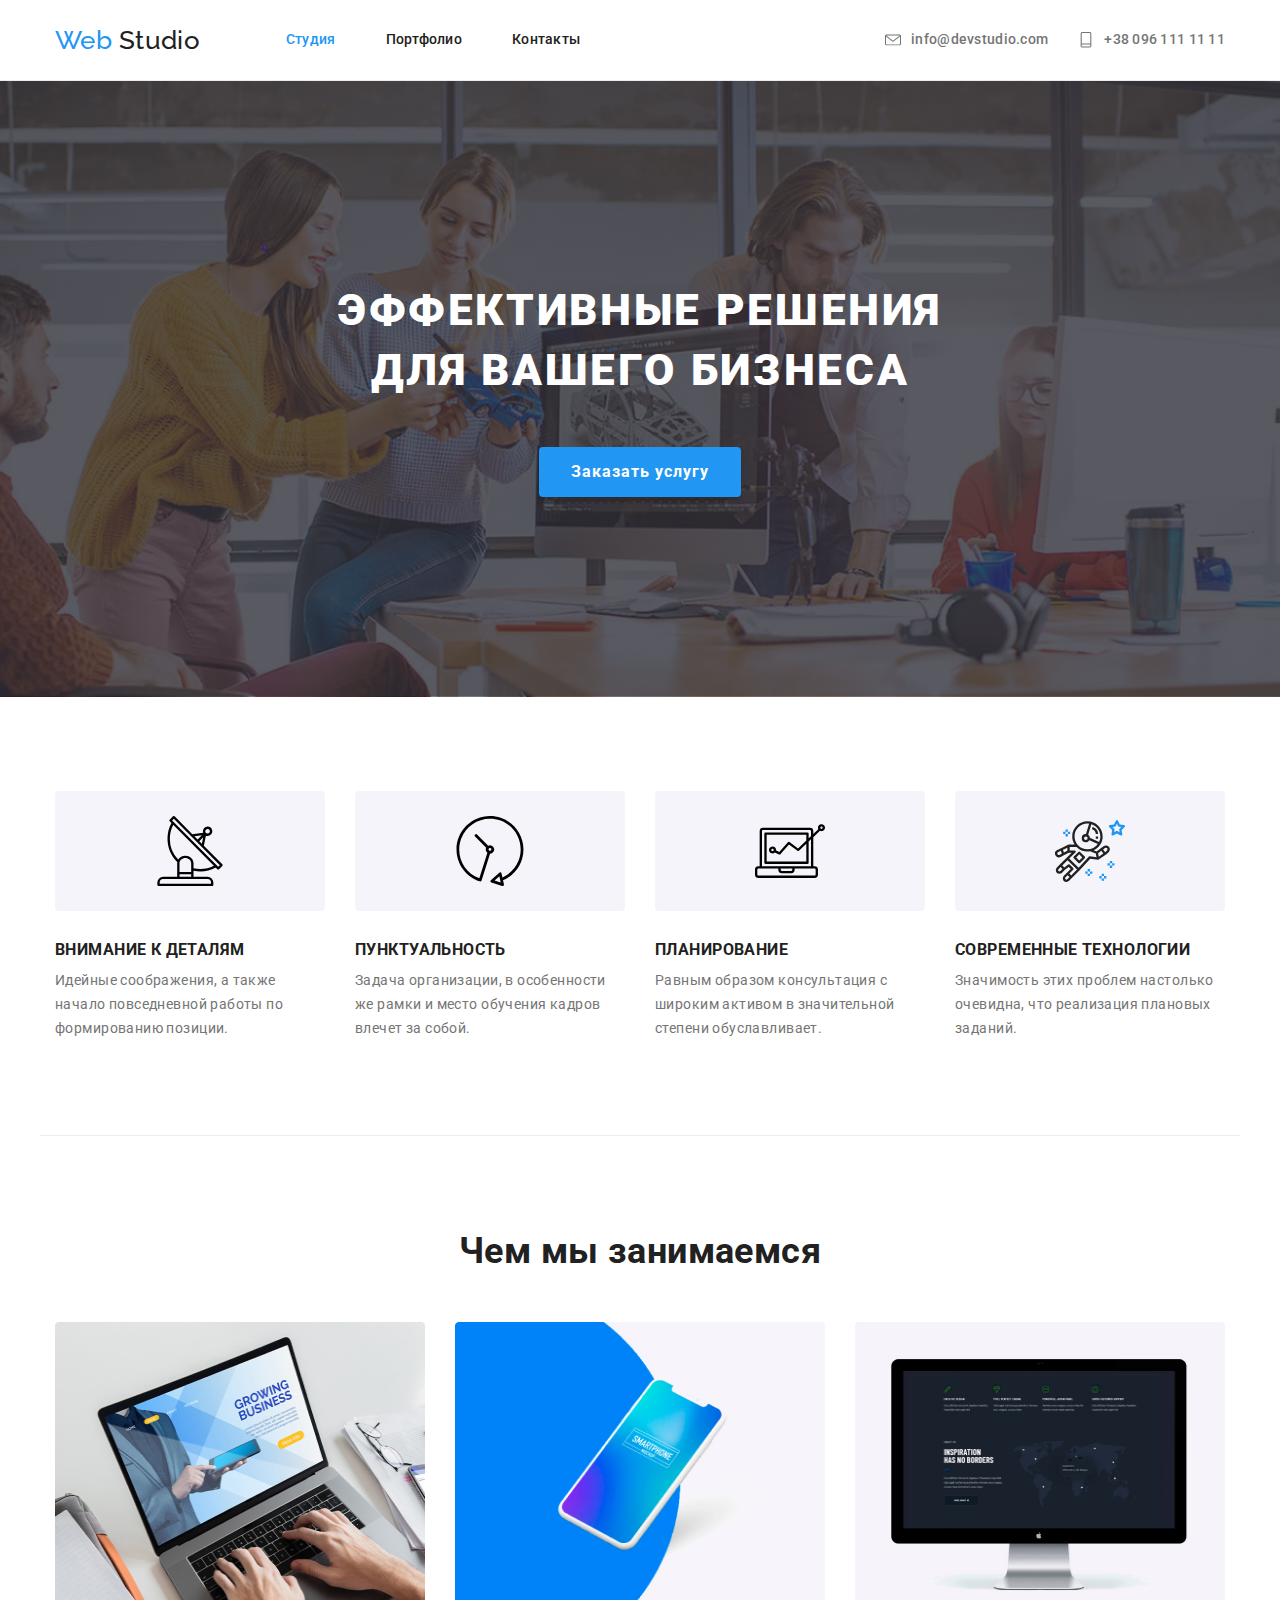
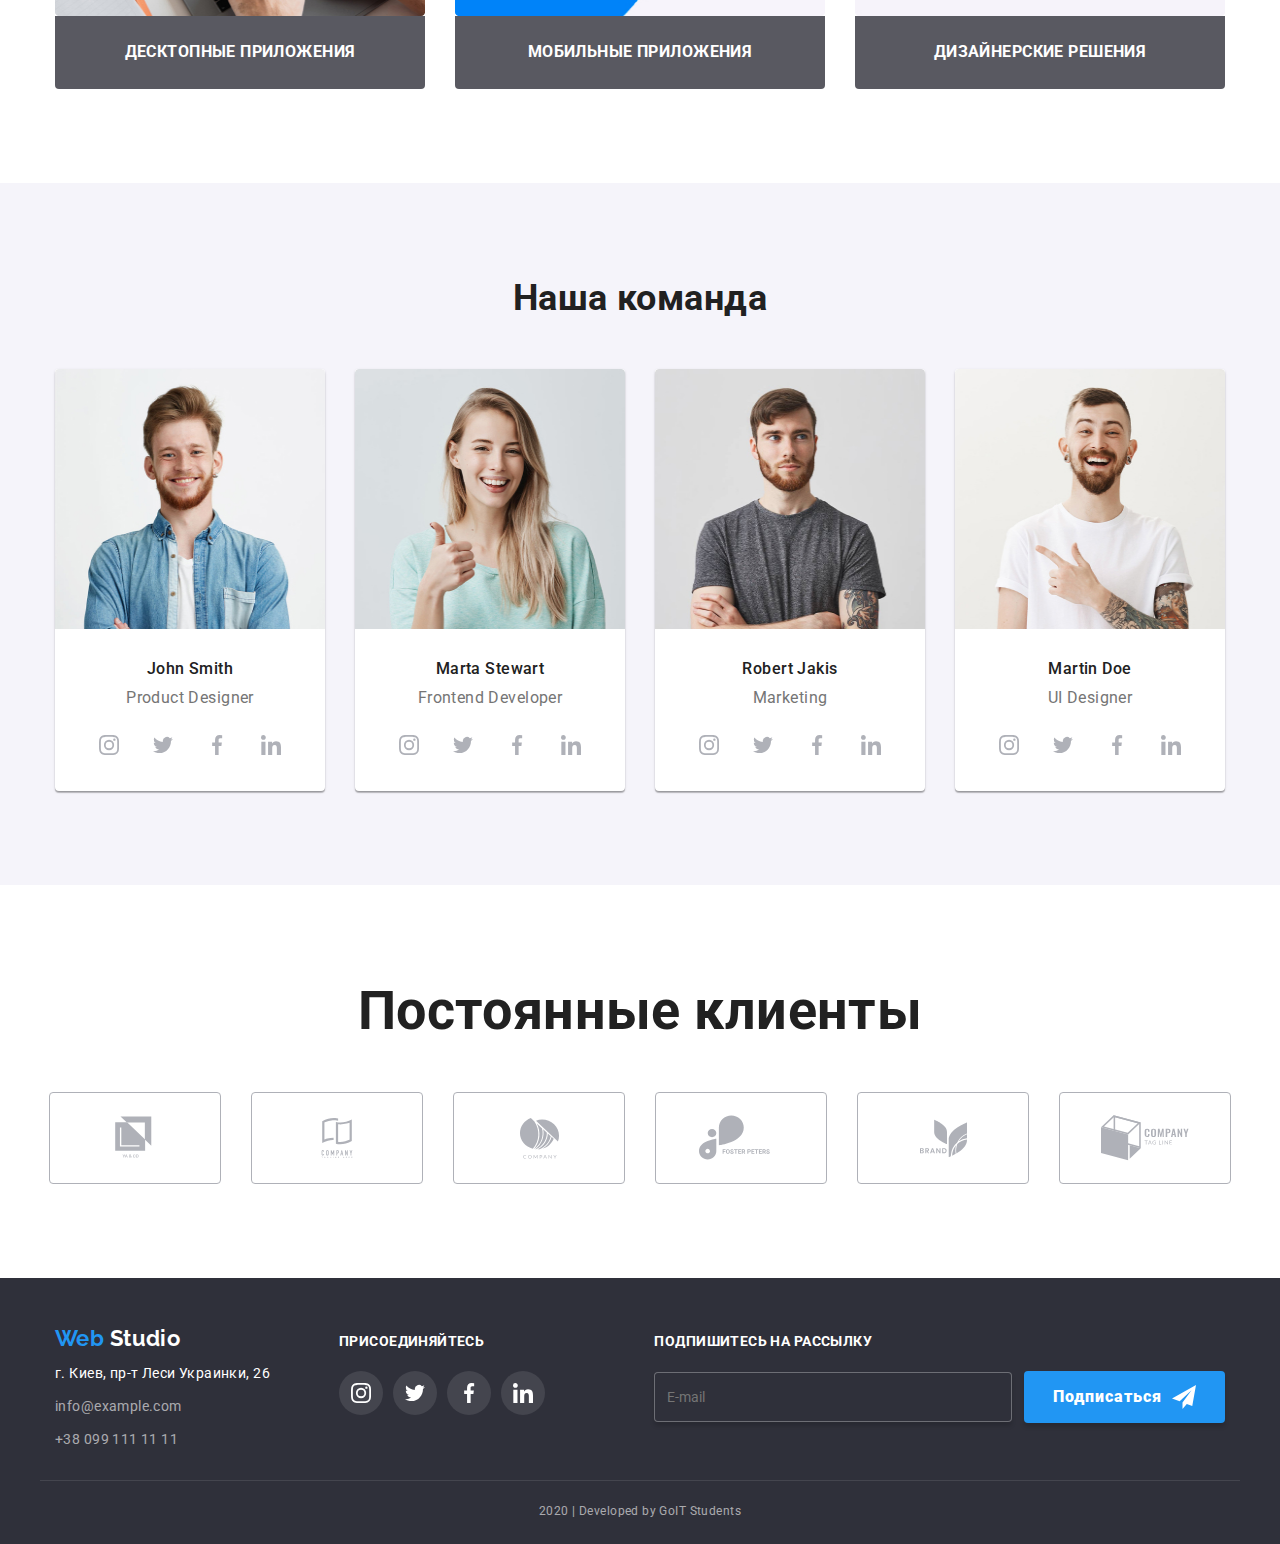
<file: index.html>
<!DOCTYPE html>
<html lang="ru">
  <head>
    <meta charset="UTF-8" />
    <meta name="viewport" content="width=device-width, initial-scale=1.0" />
    <title>Web Studio</title>
    <link
      href="https://fonts.googleapis.com/css2?family=Raleway:wght@700&family=Roboto:wght@400;500;700;900&display=swap"
      rel="stylesheet"
    />
    <link
      rel="stylesheet"
      href="https://cdnjs.cloudflare.com/ajax/libs/modern-normalize/0.6.0/modern-normalize.min.css"
    />
    <link rel="stylesheet" href="./css/styles.css" />
  </head>
  <body>
    <!-- Шапка сайта -->
    <header>
      <nav class="container main-nav">
        <a class="title-nav" href="./index.html"> <span>Web</span> Studio </a>

        <ul class="site-nav list">
          <li class="item">
            <a class="current" href="./index.html">Студия</a>
          </li>
          <li class="item"><a href="./portfolio.html">Портфолио</a></li>
          <li class="item"><a href="">Контакты</a></li>
        </ul>

        <ul class="adres-nav list">
          <li class="item">
            <a class="img-adres-nav" href="mailto:info@devstudio.com">
              <svg class="icon-adres-nav" width="16" height="16" >
                <use xlink:href="./images/sprite.svg#envelope" />
              </svg>
              info@devstudio.com
            </a>
          </li>
          <li class="item">
            <a class="img-adres-nav" href="tel:+380961111111">
              <svg class="icon-adres-nav" width="16" height="16" >
                <use xlink:href="./images/sprite.svg#phone" />
              </svg>
              +38 096 111 11 11
            </a>
          </li>
        </ul>
      </nav>
    </header>
    <main>
      <!-- Герой -->
      <section class="hero">
        <h1>
          эффективные решения <br />
          для вашего бизнеса
        </h1>
        <a class="btn" href="">Заказать услугу</a>
      </section>
      <!-- Функции -->
      <section class="function-main">
        <!-- <h2></h2> -->
        <ul class="function list container">
          <li class="item">
            <div class="img-function" >
              <svg class="icon-function" width="70" height="70">
                <use xlink:href="./images/sprite.svg#antenna" />
              </svg>
            </div>
            <h3>Внимание к деталям</h3>
            <p>
              Идейные соображения, а также начало повседневной работы по
              формированию позиции.
            </p>
          </li>
          <li class="item">
            <div class="img-function">
              <svg class="icon-function" width="70" height="70">
                <use xlink:href="./images/sprite.svg#clock" />
              </svg>
            </div>
            <h3>Пунктуальность</h3>
            <p>
              Задача организации, в особенности же рамки и место обучения кадров
              влечет за собой.
            </p>  
          </li>
          <li class="item">
            <div class="img-function">
              <svg class="icon-function" width="70" height="70">
                <use xlink:href="./images/sprite.svg#diagram" />
              </svg>
            </div>
            <h3>Планирование</h3>
            <p>
              Равным образом консультация с широким активом в значительной
              степени обуславливает.
            </p>
          </li>
          <li class="item">
            <div class="img-function">
              <svg class="icon-function" width="70" height="70">
                <use xlink:href="./images/sprite.svg#astronaut1" />
              </svg>
            </div>
            <h3>Современные технологии</h3>
            <p>
              Значимость этих проблем настолько очевидна, что реализация
              плановых заданий.
            </p>
          </li>
        </ul>
      </section>
      <!-- Предложения -->
      <section class="propose-main">
        <h2>Чем мы занимаемся</h2>
        <ul class="propose list container">
          <li class="item">
            <a href="">
              <img
                src="./images/komp.jpg"
                alt="Ноутбук"
                width="370"
                height="294"
              />
              <h3>Десктопные приложения</h3>
            </a>
          </li>
          <li class="item">
            <a href="">
              <img
                src="./images/mobila.jpg"
                alt="Смартфон"
                width="370"
                height="294"
              />
              <h3>Мобильные приложения</h3>
            </a>
          </li>
          <li class="item">
            <a href="">
              <img
                src="./images/monik.jpg"
                alt="Монитор"
                width="370"
                height="294"
              />
              <h3>Дизайнерские решения</h3>
            </a>
          </li>
        </ul>
      </section>
      <!-- Команда -->
      <section class="team">
        <h2>Наша команда</h2>
        <ul class="us list container">
          <li class="item">
            <div>
              <img
                src="./images/john.jpg"
                alt="Фото Ваня"
                width="270"
                height="260"
              />
            </div>
            <h3>John Smith</h3>
            <p>Product Designer</p>
            <ul class="social list">
              <li class="item-link">
                <a class="img-social" href="">
                  <svg class="icon-social">
                    <use xlink:href="./images/sprite.svg#instagram" />
                  </svg>
                </a>
              </li>
              <li class="item-link">
                <a class="img-social" href="">
                  <svg class="icon-social">
                    <use xlink:href="./images/sprite.svg#twitter" />
                  </svg>
                </a>
              </li>
              <li class="item-link">
                <a class="img-social" href="">
                  <svg class="icon-social">
                    <use xlink:href="./images/sprite.svg#facebook" />
                  </svg>
                </a>
              </li>
              <li class="item-link">
                <a class="img-social" href="">
                  <svg class="icon-social">
                    <use xlink:href="./images/sprite.svg#linkedin" />
                  </svg>
                </a>
              </li>
            </ul>
          </li>
          <li class="item">
            <div>
              <img
                src="./images/Marta.jpg"
                alt="Фото Марта"
                width="270"
                height="260"
              />
            </div>
            <h3>Marta Stewart</h3>
            <p>Frontend Developer</p>
            <ul class="social list">
              <li class="item-link">
                <a class="img-social" href="">
                  <svg class="icon-social">
                    <use xlink:href="./images/sprite.svg#instagram" />
                  </svg>
                </a>
              </li>
              <li class="item-link">
                <a class="img-social" href="">
                  <svg class="icon-social">
                    <use xlink:href="./images/sprite.svg#twitter" />
                  </svg>
                </a>
              </li>
              <li class="item-link">
                <a class="img-social" href="">
                  <svg class="icon-social">
                    <use xlink:href="./images/sprite.svg#facebook" />
                  </svg>
                </a>
              </li>
              <li class="item-link">
                <a class="img-social" href="">
                  <svg class="icon-social">
                    <use xlink:href="./images/sprite.svg#linkedin" />
                  </svg>
                </a>
              </li>
            </ul>
          </li>
          <li class="item">
            <div>
              <img
                src="./images/Robert.jpg"
                alt="Фото Роберт"
                width="270"
                height="260"
              />
            </div>
            <h3>Robert Jakis</h3>
            <p>Marketing</p>
            <ul class="social list">
              <li class="item-link">
                <a class="img-social" href="">
                  <svg class="icon-social">
                    <use xlink:href="./images/sprite.svg#instagram" />
                  </svg>
                </a>
              </li>
              <li class="item-link">
                <a class="img-social" href="">
                  <svg class="icon-social">
                    <use xlink:href="./images/sprite.svg#twitter" />
                  </svg>
                </a>
              </li>
              <li class="item-link">
                <a class="img-social" href="">
                  <svg class="icon-social">
                    <use xlink:href="./images/sprite.svg#facebook" />
                  </svg>
                </a>
              </li>
              <li class="item-link">
                <a class="img-social" href="">
                  <svg class="icon-social">
                    <use xlink:href="./images/sprite.svg#linkedin" />
                  </svg>
                </a>
              </li>
            </ul>
          </li>
          <li class="item">
            <div>
              <img
                src="./images/Martin.jpg"
                alt="Фото Мартин"
                width="270"
                height="260"
              />
            </div>
            <h3>Martin Doe</h3>
            <p>UI Designer</p>
            <ul class="social list">
              <li class="item-link">
                <a class="img-social" href="">
                  <svg class="icon-social">
                    <use xlink:href="./images/sprite.svg#instagram" />
                  </svg>
                </a>
              </li>
              <li class="item-link">
                <a class="img-social" href="">
                  <svg class="icon-social">
                    <use xlink:href="./images/sprite.svg#twitter" />
                  </svg>
                </a>
              </li>
              <li class="item-link">
                <a class="img-social" href="">
                  <svg class="icon-social">
                    <use xlink:href="./images/sprite.svg#facebook" />
                  </svg>
                </a>
              </li>
              <li class="item-link">
                <a class="img-social" href="">
                  <svg class="icon-social">
                    <use xlink:href="./images/sprite.svg#linkedin" />
                  </svg>
                </a>
              </li>
            </ul>
          </li>
        </ul>
      </section>
      <!-- Клиенты -->
      <section class="company">
        <h2>Постоянные клиенты</h2>
        <ul class="client list container">
          <li class="item">
            <a class="img-client" href="">
              <svg class="icon-client" width="44" height="49">
                <use href="./images/sprite.svg#company1"></use>
              </svg>
            </a>
          </li>
          <li class="item">
            <a class="img-client" href="">
              <svg class="icon-company" width="40" height="52">
                <use href="./images/sprite.svg#company2"></use>
              </svg>
            </a>
          </li>
          <li class="item">
            <a class="img-client" href="">
              <svg class="icon-company" width="41" height="47">
                <use href="./images/sprite.svg#company3"></use>
              </svg> 
            </a>
          </li>
          <li class="item">
            <a class="img-client" href="">
              <svg class="icon-company" width="183" height="84">
                <use href="./images/sprite.svg#company4"></use>
              </svg>
            </a>
          </li>
          <li class="item">
            <a class="img-client" href="">
              <svg class="icon-company" width="59" height="47">
                <use href="./images/sprite.svg#company5"></use>
              </svg>
            </a>
          </li>
          <li class="item">
            <a class="img-client" href="">
              <svg class="icon-company" width="178" height="88">
                <use href="./images/sprite.svg#company6"></use>
              </svg>
            </a>
          </li>
        </ul>
      </section>
    </main>
    <!-- Футер -->
    <footer>
      <div class="logo-adress-main container">
        <!-- Адрес -->
        <div class="logo-adress">
          <a class="title-footer" href="./index.html">
            <span class="web">Web</span> Studio
          </a>
          <address>
            <span class="city"> г. Киев, пр-т Леси Украинки, 26 </span> <br />
            <a class="mail" href="mailto:info@example.com">info@example.com</a>
            <br />
            <a href="tel:+380991111111">+38 099 111 11 11</a>
          </address>
        </div>
        <!-- Присоединяйтесь -->
        <div class="connect">
          <b>Присоединяйтесь</b>
          <ul class="join list">
            <li class="item-link">
              <a class="img-join" href="">
                <svg class="icon-join">
                  <use xlink:href="./images/sprite.svg#instagram2" />
                </svg>
              </a>
            </li>
            <li class="item-link">
              <a class="img-join" href="">
                <svg class="icon-join">
                  <use xlink:href="./images/sprite.svg#twitter2" />
                </svg>
              </a>
            </li>
            <li class="item-link">
              <a class="img-join" href="">
                <svg class="icon-join">
                  <use xlink:href="./images/sprite.svg#facebook2" />
                </svg>
              </a>
            </li>
            <li class="item-link">
              <a class="img-join" href="">
                <svg class="icon-join">
                  <use xlink:href="./images/sprite.svg#linkedin2" />
                </svg>
              </a>
            </li>
          </ul>
        </div>
        <!-- Подписаться -->
        <div class="subscribe">
          <b>Подпишитесь на рассылку</b>
          <div class="input">
            <form>
              <input type="email" placeholder="E-mail" />
            </form>
            <button class="button" type="button">
              Подписаться
            </button>
          </div>
        </div>
      </div>
      <p class="container">2020 | Developed by GoIT Students</p>
    </footer>
  </body>
</html>
</file>
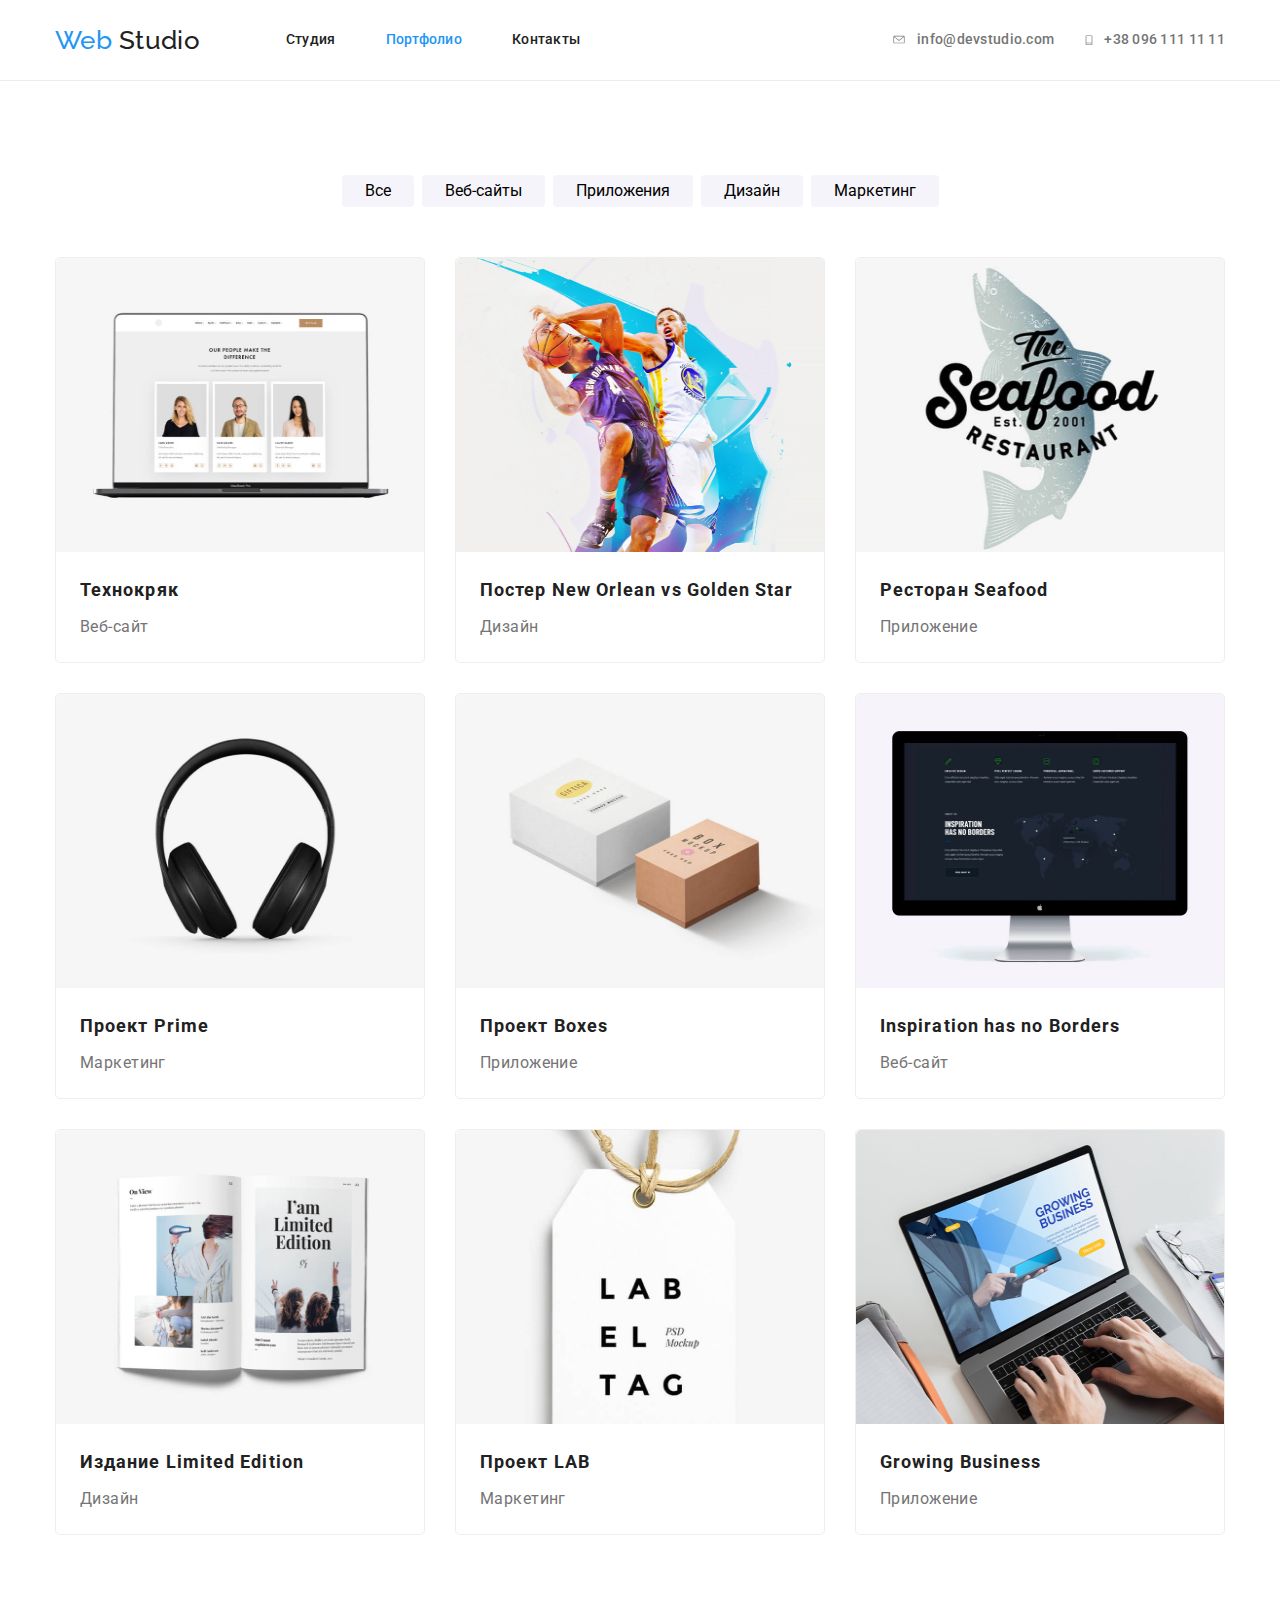
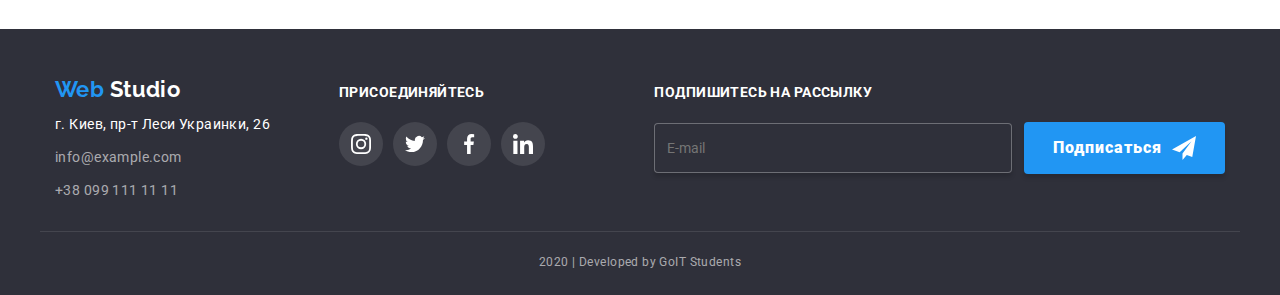
<file: portfolio.html>
<!DOCTYPE html>
<html lang="ru">
  <head>
    <meta charset="UTF-8" />
    <meta name="viewport" content="width=device-width, initial-scale=1.0" />
    <title>Web Studio</title>
    <link
      href="https://fonts.googleapis.com/css2?family=Raleway:wght@700&family=Roboto:wght@400;500;700;900&display=swap"
      rel="stylesheet"
    />
    <link
      rel="stylesheet"
      href="https://cdnjs.cloudflare.com/ajax/libs/modern-normalize/0.6.0/modern-normalize.min.css"
    />
    <link rel="stylesheet" href="./css/styles.css" />
  </head>
  <body>
    <!-- Шапка сайта -->
    <header>
      <nav class="container main-nav">
        <a class="title-nav" href="./index.html"> <span>Web</span> Studio </a>

        <ul class="site-nav list">
          <li class="item">
            <a href="./index.html">Студия</a>
          </li>
          <li class="item">
            <a class="current" href="./portfolio.html">Портфолио</a>
          </li>
          <li class="item"><a href="">Контакты</a></li>
        </ul>
        <ul class="adres-nav list">
          <li class="item">
            <a class="img-adres-nav" href="mailto:info@devstudio.com">
              <svg class="icon-adres-nav" height="11.2" width="16">
                <use xlink:href="./images/sprite.svg#envelope" />
              </svg>
              info@devstudio.com
            </a>
          </li>
          <li class="item">
            <a class="img-adres-nav" href="tel:+380961111111">
              <svg class="icon-adres-nav" height="14.94" width="10" >
                <use xlink:href="./images/sprite.svg#phone" />
              </svg>
              +38 096 111 11 11
            </a>
          </li>
        </ul>
      </nav>
    </header>
    <main>
      <!-- Меню -->
      <section>
        <ul class="menu list container">
          <li class="item"><button type="button">Все</button></li>
          <li class="item"><button type="button">Веб-сайты</button></li>
          <li class="item"><button type="button">Приложения</button></li>
          <li class="item"><button type="button">Дизайн</button></li>
          <li class="item"><button type="button">Маркетинг</button></li>
        </ul>
        <!-- Проекти -->
        <ul class="project list container">
          <li class="item">
            <a href="">
              <img
                class="card-img"
                src="./images/portfolio-img/techtocrack.jpg"
                alt="Ноутбк с веб страницей"
                width="370"
                height="294"
              />
              <div class="card-content">
                <h3>Технокряк</h3>
                <p>Веб-сайт</p>
                <!-- <p>
                  Технокряк это современная площадка распространения коронавируса. Компании используют эту платформу для цифрового
                  шпионажа и атак на защищённые сервера конкурентов.
                </p> -->
              </div>
            </a>
          </li>
          <li class="item">
            <a href="">
              <img
                class="card-img"
                src="./images/portfolio-img/bask.jpg"
                alt="Баскетболисты"
                width="370"
                height="294"
              />
              <div class="card-content">
                <h3>Постер New Orlean vs Golden Star</h3>
                <p>Дизайн</p>
                <!-- <p>
                  Технокряк это современная площадка распространения коронавируса. Компании используют эту платформу для цифрового
                  шпионажа и атак на защищённые сервера конкурентов.
                </p> -->
              </div>
            </a>
          </li>
          <li class="item">
            <a href="">
              <img
                class="card-img"
                src="./images/portfolio-img/restoran.jpg"
                alt="Логотип ресторана сиафуд"
                width="370"
                height="294"
              />
              <div class="card-content">
                <h3>Ресторан Seafood</h3>
                <p>Приложение</p>
                <!-- <p>
                  Технокряк это современная площадка распространения коронавируса. Компании используют эту платформу для цифрового
                  шпионажа и атак на защищённые сервера конкурентов.
                </p> -->
              </div>
            </a>
          </li>
          <li class="item">
            <a href="">
              <img
                class="card-img"
                src="./images/portfolio-img/headphones.jpg"
                alt="Наушники"
                width="370"
                height="294"
              />
              <div class="card-content">
                <h3>Проект Prime</h3>
                <p>Маркетинг</p>
                <!-- <p>
                  Технокряк это современная площадка распространения коронавируса. Компании используют эту платформу для цифрового
                  шпионажа и атак на защищённые сервера конкурентов.
                </p> -->
              </div>
            </a>
          </li>
          <li class="item">
            <a href="">
              <img
                class="card-img"
                src="./images/portfolio-img/boxes.jpg"
                alt="Коробки"
                width="370"
                height="294"
              />
              <div class="card-content">
                <h3>Проект Boxes</h3>
                <p>Приложение</p>
                <!-- <p>
                  Технокряк это современная площадка распространения коронавируса. Компании используют эту платформу для цифрового
                  шпионажа и атак на защищённые сервера конкурентов.
                </p> -->
              </div>
            </a>
          </li>
          <li class="item">
            <a href="">
              <img
                class="card-img"
                src="./images/portfolio-img/inspiration.jpg"
                alt="Монитор с сайтом"
                width="370"
                height="294"
              />
              <div>
                <h3>Inspiration has no Borders</h3>
                <p>Веб-сайт</p>
                <!-- <p>
                  Технокряк это современная площадка распространения коронавируса. Компании используют эту платформу для цифрового
                  шпионажа и атак на защищённые сервера конкурентов.
                </p> -->
              </div>
            </a>
          </li>
          <li class="item">
            <a href="">
              <img
                class="card-img"
                src="./images/portfolio-img/limited.jpg"
                alt="Журнал"
                width="370"
                height="294"
              />
              <div class="card-content">
                <h3>Издание Limited Edition</h3>
                <p>Дизайн</p>
                <!-- <p>
                  Технокряк это современная площадка распространения коронавируса. Компании используют эту платформу для цифрового
                  шпионажа и атак на защищённые сервера конкурентов.
                </p> -->
              </div>
            </a>
          </li>
          <li class="item">
            <a href="">
              <img
                class="card-img"
                src="./images/portfolio-img/lab.jpg"
                alt="Бирка"
                width="370"
                height="294"
              />
              <div class="card-content">
                <h3>Проект LAB</h3>
                <p>Маркетинг</p>
                <!-- <p>
                  Технокряк это современная площадка распространения коронавируса. Компании используют эту платформу для цифрового
                  шпионажа и атак на защищённые сервера конкурентов.
                </p> -->
              </div>
            </a>
          </li>
          <li class="item">
            <a href="">
              <img
                class="card-img"
                src="./images/portfolio-img/growing.jpg"
                alt="Ноутбк"
                width="370"
                height="294"
              />
              <div class="card-content">
                <h3>Growing Business</h3>
                <p>Приложение</p>
                <!-- <p>
                  Технокряк это современная площадка распространения коронавируса. Компании используют эту платформу для цифрового
                  шпионажа и атак на защищённые сервера конкурентов.
                </p> -->
              </div>
            </a>
          </li>
        </ul>
      </section>
    </main>
    <!-- Футер -->
    <footer>
      <div class="logo-adress-main container">
        <!-- Адрес -->
        <div class="logo-adress">
          <a class="title-footer" href="./index.html">
            <span class="web">Web</span> Studio
          </a>
          <address>
            <span class="city"> г. Киев, пр-т Леси Украинки, 26 </span> <br />
            <a class="mail" href="mailto:info@example.com">info@example.com</a>
            <br />
            <a href="tel:+380991111111">+38 099 111 11 11</a>
          </address>
        </div>
        <!-- Присоединяйтесь -->
        <div class="connect">
          <b>Присоединяйтесь</b>
          <ul class="join list">
            <li class="item-link">
              <a class="img-join" href="">
                <svg class="icon-join">
                  <use xlink:href="./images/sprite.svg#instagram2" />
                </svg>
              </a>
            </li>
            <li class="item-link">
              <a class="img-join" href="">
                <svg class="icon-join">
                  <use xlink:href="./images/sprite.svg#twitter2" />
                </svg>
              </a>
            </li>
            <li class="item-link">
              <a class="img-join" href="">
                <svg class="icon-join">
                  <use xlink:href="./images/sprite.svg#facebook2" />
                </svg>
              </a>
            </li>
            <li class="item-link">
              <a class="img-join" href="">
                <svg class="icon-join">
                  <use xlink:href="./images/sprite.svg#linkedin2" />
                </svg>
              </a>
            </li>
          </ul>
        </div>
        <!-- Подписаться -->
        <div class="subscribe">
          <b>Подпишитесь на рассылку</b>
          <div class="input">
            <form>
              <input type="email" placeholder="E-mail" />
            </form>
            <button class="button" type="button">
              Подписаться
            </button>
          </div>
        </div>
      </div>
      <p class="container">2020 | Developed by GoIT Students</p>
    </footer>
  </body>
</html>
</file>
<file: css/styles.css>
html {
  box-sizing: border-box;
}

*,
*::before,
*::after {
  box-sizing: inherit;
}

/* основний текст #757575 */
/* другоряний колір #212121 */
/* білий #FFFFFF */
/* наведення #2196F3 */
/* адреса  rgba(255, 255, 255, 0.6)*/
/* фон  #E5E5E5*/
/* фон 2 #f5f4fa */
/* фон подвал #2f303a */

:root {
  --primary-text-color: #757575;
  --title-text-color: #212121;
  --primary-white-color: #ffffff;
  --accent-color: #2196f3;
  --adres-text-color: rgba(255, 255, 255, 0.6);
  --background: #ffffff;
  --second-background: #f5f4fa;
  --footer-background: #2f303a;
}

/* background-color */

body {
  color: var(--primary-text-color);
  background-color: var(--background);
  font-family: 'Roboto', sans-serif;
  font-weight: normal;
  font-size: 14px;
  line-height: 1.14;
  letter-spacing: 0.03em;
}
/*  */
a {
  text-decoration: none;
}
/*  */
.list {
  padding: 0;
  margin: 0;
  list-style: none;
}
/*  */
.current {
  color: var(--accent-color);
}
/*  */
.container {
  margin-left: auto;
  margin-right: auto;
  width: 1200px;
  padding-left: 15px;
  padding-right: 15px;
}
/*  */
.site-nav {
  display: flex;
}
.site-nav .item + .item {
  margin-left: 50px;
}
.site-nav .item {
  padding-top: 32px;
  padding-bottom: 32px;
}
/*  */
header {
  background-color: var(--primary-white-color);
  font-weight: 500;
  letter-spacing: 0.02em;
  border-bottom: 1px solid #ececec;
}
.adres-nav {
  display: flex;
  margin-left: auto;
}
.adres-nav .item + .item {
  margin-left: 30px;
}
.adres-nav a {
  color: var(--primary-text-color);
}
.img-adres-nav{
  display: flex;
  justify-content: center;
  align-items: center;
}
.icon-adres-nav{
  margin-right: 10px;
}
/*  */
.title-nav {
  margin-right: 86px;
  font-family: Raleway;
  font-size: 26px;
  line-height: 1.19;
}
.main-nav {
  display: flex;
  align-items: center;
}
nav a {
  color: var(--title-text-color);
}
nav span {
  color: var(--accent-color);
}
/*  */
nav .list :hover,
nav .list :focus {
  color: var(--accent-color);
  --color5: var(--accent-color);
}
/*  */
.hero {
  align-items: center;
  text-align: center;
  padding-top: 200px;
  padding-bottom: 200px;
  max-width: 1600px;
  background-color: var(--primary-text-color);
  background-image: linear-gradient(
      to right,
      rgba(47, 48, 58, 0.8),
      rgba(47, 48, 58, 0.8)
    ),
    url(../images/header.jpg);
  background-repeat: no-repeat;
  background-position: center;
  background-size: cover;
  margin-left: auto;
  margin-right: auto;
}
.hero h1 {
  font-weight: 900;
  font-size: 44px;
  line-height: 1.36;
  text-align: center;
  letter-spacing: 0.06em;
  text-transform: uppercase;
  margin-top: 0;
  margin-bottom: 46px;
}

h1 {
  color: var(--primary-white-color);
}
/*  */
.btn {
  display: inline-block;
  min-width: 136px;
  padding: 10px 32px;
  color: var(--primary-white-color);
  background-color: var(--accent-color);
  font-weight: bold;
  font-size: 16px;
  line-height: 1.87;
  letter-spacing: 0.06em;
  box-shadow: 0px 4px 4px rgba(0, 0, 0, 0.15);
  border-radius: 4px;
}

.button {
  margin-left: 12px;
  display: inline-block;
  padding: 10px 28px;
  border: 1px solid transparent;
  border-radius: 4px;
  box-shadow: 0px 4px 4px rgba(0, 0, 0, 0.15);
  min-width: 200px;
  text-align: center;
  color: var(--primary-white-color);
  background-color: var(--accent-color);
  font-weight: 900;
  font-size: 16px;
  line-height: 1.87;
  display: flex;
  align-items: center;
  text-align: center;
  letter-spacing: 0.06em;
}
.button::after {
  content: ' ';
  background-image: url(../images/portfolio-img/iconsend.svg);
  background-repeat: no-repeat;
  background-position: center;
  width: 24px;
  height: 24px;
  margin-left: 10px;
}
/*  */
.function {
  display: flex;
  align-items: center;
  padding-top: 94px;
  padding-bottom: 94px;
  border-bottom: 1px solid #ececec;
}
.function .item + .item {
  margin-left: 30px;
}
.function div {
  margin-bottom: 30px;
  background-color: var(--second-background);

  border-radius: 4px;
}
.img-function {
  display: flex;
  align-items: center;
  justify-content: center;
  width: 270px;
  height: 120px;
}
.function h3 {
  margin: 0 0 10px;
  color: var(--title-text-color);
  font-weight: bold;
  text-transform: uppercase;
}
.function p {
  margin: 0;
  color: var(--primary-text-color);
  line-height: 1.71;
}
/*  */
.propose {
  display: flex;
}
.propose .item + .item {
  margin-left: 30px;
}
.propose img,
.propose a {
  display: block;
}
.propose-main {
  padding-bottom: 94px;
  padding-top: 94px;
}
.propose-main h2 {
  margin-top: 0px;
  margin-bottom: 50px;
  color: var(--title-text-color);
  font-weight: bold;
  font-size: 36px;
  line-height: 1.17;
  text-align: center;
}
.propose-main h3 {
  margin: 0;
  padding: 27px;
  color: var(--primary-white-color);
  background-color: rgba(47, 48, 58, 0.8);
  font-weight: bold;
  text-align: center;
  text-transform: uppercase;
  border-radius: 0px 0px 4px 4px;
}
/*  */
.us {
  display: flex;
}
.us .item + .item {
  margin-left: 30px;
}
.us .item {
  width: 270px;
  overflow: hidden;
  background-color: var(--primary-white-color);
  box-shadow: 0px 2px 1px rgba(0, 0, 0, 0.2), 0px 1px 1px rgba(0, 0, 0, 0.14),
    0px 1px 3px rgba(0, 0, 0, 0.12);
  border-radius: 4px;
}
.team {
  padding-top: 94px;
  padding-bottom: 94px;
  background-color: var(--second-background);
}
.team img{
  display: block;
}
.team h2 {
  margin-top: 0;
  margin-bottom: 50px;
  color: var(--title-text-color);
  font-weight: bold;
  font-size: 36px;
  line-height: 1.17;
  text-align: center;
}
.team h3 {
  margin: 0;
  padding-top: 30px;
  padding-bottom: 10px;
  color: var(--title-text-color);
  font-weight: 500;
  font-size: 16px;
  line-height: 1.19;
  text-align: center;
}
.team p {
  margin: 0;
  padding-bottom: 16px;
  color: var(--primary-text-color);
  font-size: 16px;
  line-height: 1.19;
  text-align: center;
}
.social {
  display: flex;
  justify-content: center;
}

.social .item-link + .item-link {
  margin-left: 10px;
}
.us .social {
  padding-bottom: 24px;
}
.img-social {
  display: flex;
  align-items: center;
  justify-content: center;
  width: 44px;
  height: 44px;
  }
.img-social:hover,
.img-social:focus{
  border-radius: 50%;
  background-color: var(--accent-color);
  --color4: var(--primary-white-color);
}
.icon-social{
  width: 20px;
  height: 20px;
}
/*  */
.client {
  display: flex;
  justify-content: center;
}
.client .item {
  border: 1px solid #afb1b8;
  border-radius: 4px;
}
.client .item + .item {
  margin-left: 30px;
}
.client .item:hover,
.client .item:focus {
  border: 1px solid var(--accent-color);
  --color4: var(--accent-color);
}
.img-client {
  display: flex;
  align-items: center;
  justify-content: center;
  width: 170px;
  height: 90px;
}
.company {
  padding-top: 94px;
  padding-bottom: 94px;
  color: var(--title-text-color);
  font-weight: bold;
  font-size: 36px;
  line-height: 1.17;
  text-align: center;
}
.company h2 {
  margin-top: 0;
  margin-bottom: 50px;
}
/*  */

footer {
  color: var(--primary-white-color);
  background-color: var(--footer-background);
}
.logo-adress-main {
  display: flex;
}
.logo-adress {
  padding: 48px 69px 28px 0;
}
.connect {
  padding: 56px 0;
}
.title-footer {
  display: inline-block;
  padding-bottom: 10px;
  font-family: Raleway;
  font-weight: bold;
  font-size: 22px;
  line-height: 1.18;
}
.city,
.mail {
  display: inline-block;
  padding-bottom: 9px;
}

.web {
  color: var(--accent-color);
}

footer a {
  color: var(--primary-white-color);
}

address {
  font-family: Roboto;
  font-style: normal;
  font-weight: normal;
  font-size: 14px;
  line-height: 1.71;
  letter-spacing: 0.03em;
}
.join {
  display: flex;
}
.join .item-link + .item-link {
  margin-left: 10px;
}
.join .item-link {
  display: inline-block;
  width: 44px;
  height: 44px;
  border-radius: 50%;
  background-color: rgba(255, 255, 255, 0.1);
}
.join .item-link:hover,
.join .item-link:focus {
  background-color: var(--accent-color);
}
.img-join {
  display: flex;
  align-items: center;
  justify-content: center;
  width: 44px;
  height: 44px;
}
.icon-join {
  width: 20px;
  height: 20px;
}

address a {
  color: var(--adres-text-color);
}
footer b {
  display: inline-block;
  padding-bottom: 21px;
  font-weight: bold;
  text-transform: uppercase;
}
.subscribe {
  align-items: center;
  margin-left: auto;
  padding-top: 56px;
  padding-bottom: 50px;
}
.input {
  display: flex;
  align-items: center;
}
input {
  background-color: var(--footer-background);
  color: rgba(255, 255, 255, 0.6);
  padding: 18px 58px 18px 12px;
  width: 358px;
  height: 50px;
  border: 1px solid rgba(255, 255, 255, 0.3);
  box-sizing: border-box;
  box-shadow: 0px 4px 4px rgba(0, 0, 0, 0.15);
  border-radius: 4px;
}
footer p {
  margin: 0;
  padding: 18px 0px 21px;
  border-top: 1px solid rgba(255, 255, 255, 0.1);
  color: var(--adres-text-color);
  font-size: 12px;
  line-height: 2;
  text-align: center;
}

/* css portfolio */
.menu {
  justify-content: center;
  display: flex;
  color: var(--title-text-color);
  font-weight: 500;
  font-size: 16px;
  line-height: 1.62;
  text-align: center;
  padding-top: 94px;
  padding-bottom: 50px;
}
.menu .item + .item {
  margin-left: 8px;
}
.menu button {
  border: 1px solid transparent;
  padding: 6px 22px;
  background-color: var(--second-background);
  border-radius: 4px;
}
.menu button:hover,
.menu button:focus {
  color: var(--primary-white-color);
  background-color: var(--accent-color);
  box-shadow: 0px 2px 2px rgba(0, 0, 0, 0.12), 0px 1px 2px rgba(0, 0, 0, 0.08),
  0px 3px 1px rgba(0, 0, 0, 0.1);
}
/*  */
.project {
  display: flex;
  flex-wrap: wrap;
}
.project .item {
  display: block;
  width: 370px;
  overflow: hidden;
  margin-right: 30px;
  margin-bottom: 30px;
  background: var(--primary-white-color);
  border: 1px solid #eeeeee;
  box-sizing: border-box;
  border-radius: 5px;
}
.card-img {
  width: 370px;
  border-top-left-radius: 5px;
  border-top-right-radius: 5px;
}

.card-content {
  border-bottom-right-radius: 5px;
  border-bottom-left-radius: 5px;
}
.project .item:nth-child(3n) {
  margin-right: 0;
}
.project .item:nth-last-child(-n + 3) {
  margin-bottom: 0;
}
.project {
  padding-bottom: 94px;
}
.project .item:hover,
.project .item:focus{
  box-shadow: 1px 4px 6px rgba(0, 0, 0, 0.16), 0px 4px 4px rgba(0, 0, 0, 0.06),
  0px 1px 1px rgba(0, 0, 0, 0.12);
  
}
.project img :hover,
.project img :focus {
  background: rgba(33, 150, 243, 0.9);
}
.project h3 {
  margin: 0;
  padding: 20px 24px 4px;
  color: var(--title-text-color);
  font-weight: bold;
  font-size: 18px;
  line-height: 2;
  letter-spacing: 0.06em;
}
.project p {
  margin: 0;
  padding: 0px 24px 20px;
  color: var(--primary-text-color);
  font-size: 16px;
  line-height: 1.87;
}
.project span {
  font-size: 18px;
  line-height: 1.55;
}
.project a,
.project img {
  display: block;
}
</file>
